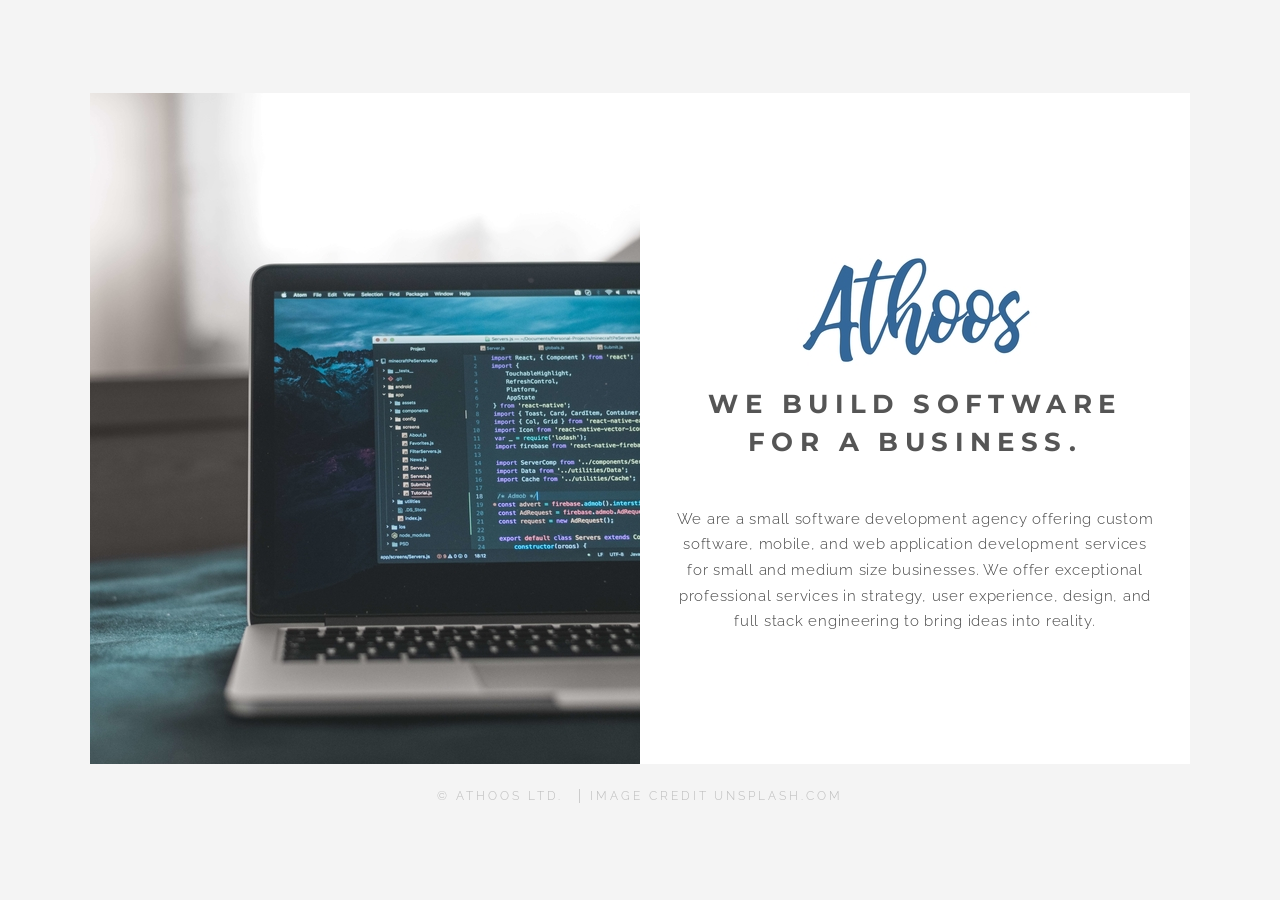
<file: index.html>
<!DOCTYPE html>
<!--
	Indivisible by Pixelarity
	pixelarity.com | hello@pixelarity.com
	License: pixelarity.com/license
-->
<html>
  <head>
    <title>Athoos | Software Development Agency</title>
    <meta charset="utf-8" />
    <meta
      name="viewport"
      content="width=device-width, initial-scale=1, user-scalable=no"
    />
    <link rel="stylesheet" href="assets/css/main.css" />
    <script async defer data-domain="athoos.co.uk" src="https://plausible.io/js/plausible.js"></script>
  </head>
  <body>
    <!-- Wrapper -->
    <div id="wrapper">
      <!-- Home -->
      <article id="home" class="panel special">
        <div class="image">
          <img
            src="images/home-sidebar.jpg"
            alt="Computer screen"
            data-position="center center"
          />
        </div>
        <div class="content">
          <div class="inner">
            <header>
              <img
                src="images/athoos-logo.jpg"
                alt="Athoos Ltd Logo"
                data-position="center center"
              />
              <h2>
                We build software for a business.
              </h2>
            </header>
            <p>
              We are a small software development agency offering custom
              software, mobile, and web application development services for
              small and medium size businesses. We offer exceptional
              professional services in strategy, user experience, design, and
              full stack engineering to bring ideas into reality.
            </p>
          </div>
        </div>
      </article>

      <!-- Footer -->
      <footer id="footer">
        <p class="copyright">
          &copy; Athoos Ltd.
          <span class="text-muted">Image credit unsplash.com</span>
        </p>
      </footer>
    </div>
  </body>
</html>
</file>
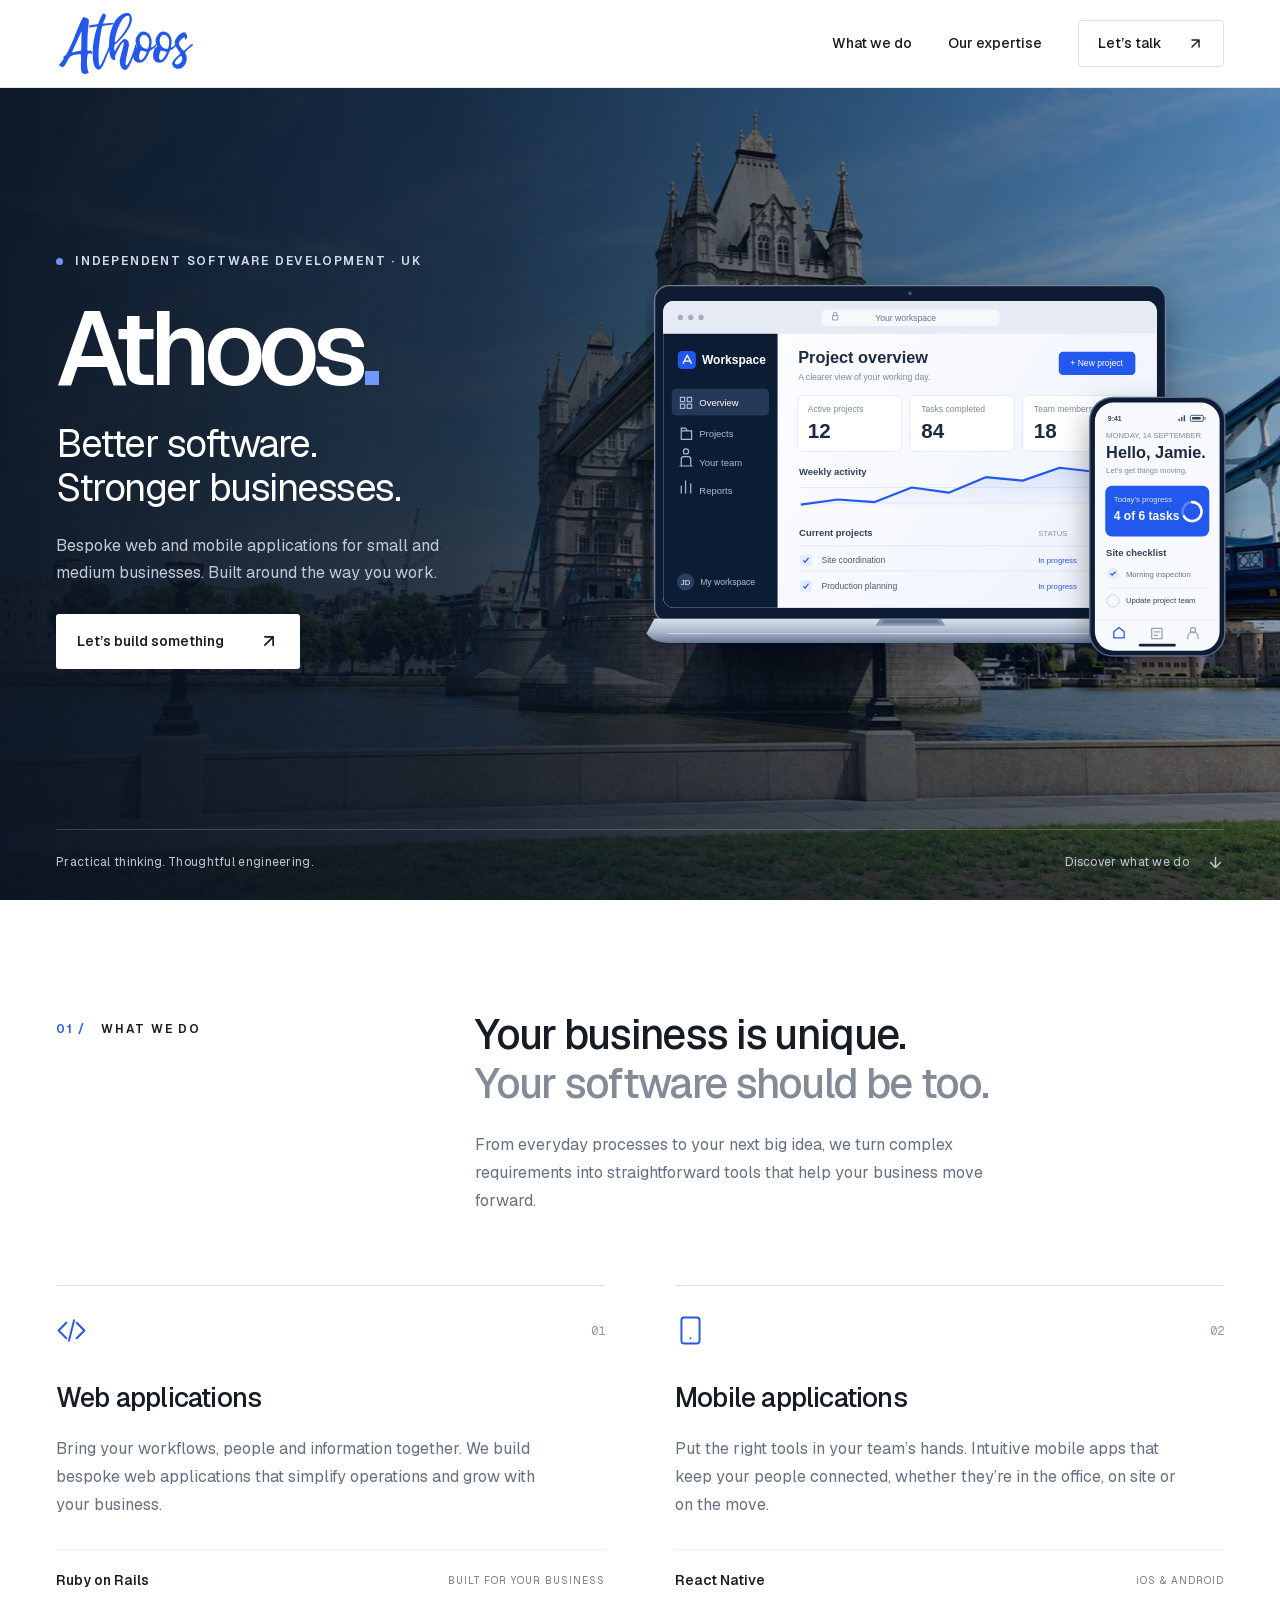
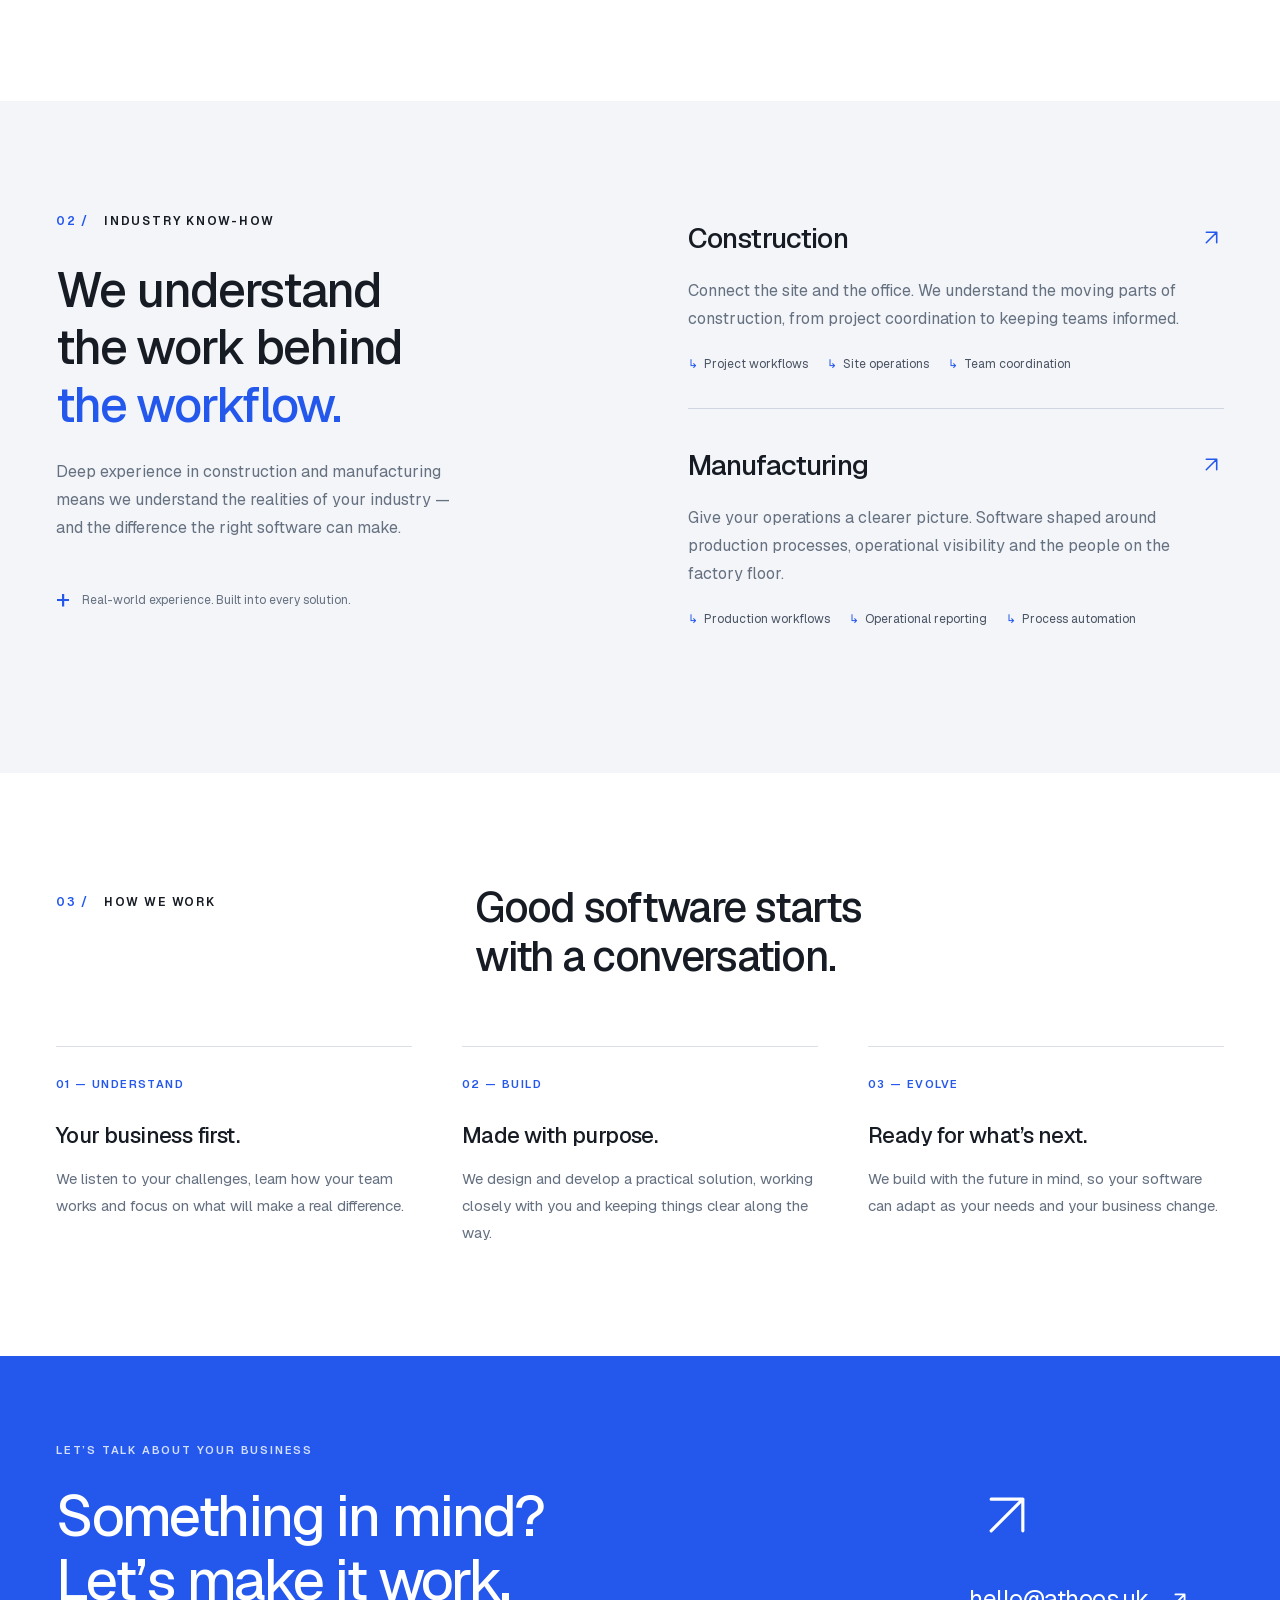
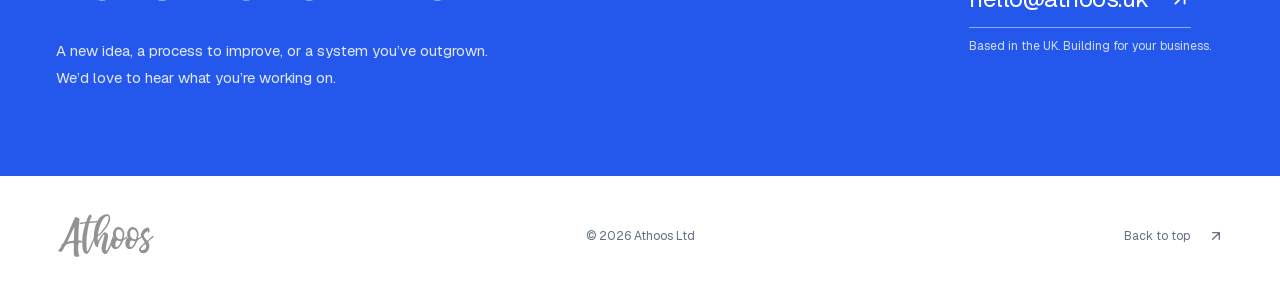
<file: public/index.html>
<!doctype html>
<html lang="en-GB">
<head>
  <meta charset="utf-8">
  <meta name="viewport" content="width=device-width, initial-scale=1">
  <title>Athoos Ltd — Bespoke Web &amp; Mobile Development</title>
  <meta name="description" content="UK-based software development for small and medium businesses. Ruby on Rails web applications and React Native mobile apps, with deep experience in construction and manufacturing.">
  <link rel="icon" href="icon.svg?v=2" type="image/svg+xml">
  <link rel="manifest" href="site.webmanifest">
  <link rel="apple-touch-icon" sizes="180x180" href="icons/apple-touch-icon.png">
  <meta name="theme-color" content="#2458ed">
  <meta name="apple-mobile-web-app-title" content="Athoos">
  <link rel="preload" href="fonts/geist.woff2" as="font" type="font/woff2" crossorigin>
  <link rel="stylesheet" href="styles.css">
</head>
<body>
      <a class="skip-link" href="#main">
        Skip to content
      </a>
      <header class="header">
        <div class="header-inner">
          <a class="brand" href="#home" aria-label="Athoos Ltd home"><span class="brand-logo"><img class="brand-image" src="athoos.svg" alt="Athoos" width="541" height="259"></span></a>
          <nav aria-label="Main navigation">
            <a href="#services">What we do</a>
            <a href="#industries">Our expertise</a>
            <a class="nav-contact" href="#contact">
              Let’s talk <svg xmlns="http://www.w3.org/2000/svg" width="17" height="17" viewBox="0 0 24 24" fill="none" stroke="currentColor" stroke-width="2" stroke-linecap="round" stroke-linejoin="round" aria-hidden="true"><path d="M7 17 17 7M7 7h10v10"/></svg>
            </a>
          </nav>
        </div>
      </header>
      <main id="main">
        <section class="hero" id="home" aria-labelledby="hero-title">
          <img class="hero-image" src="hero-tower-bridge.webp" alt="" width="1672" height="941" fetchpriority="high">
          <div class="hero-shade" ></div>
          <div class="hero-content wrap">
            <p class="eyebrow hero-intro">
              <span class="status-dot" ></span> INDEPENDENT SOFTWARE DEVELOPMENT ·
              UK
            </p>
            <h1 id="hero-title">
              Athoos<span>.</span>
            </h1>
            <h2>
              Better software.
              <br />
              Stronger businesses.
            </h2>
            <p class="hero-description">
              Bespoke web and mobile applications for small and medium
              businesses. Built around the way you work.
            </p>
            <a class="button button-light" href="#contact">
              Let’s build something <svg xmlns="http://www.w3.org/2000/svg" width="20" height="20" viewBox="0 0 24 24" fill="none" stroke="currentColor" stroke-width="2" stroke-linecap="round" stroke-linejoin="round" aria-hidden="true"><path d="M7 17 17 7M7 7h10v10"/></svg>
            </a>
          </div>
          <div class="hero-visual">
            <img src="software-illustration.svg" width="700" height="490" alt="Illustrative laptop displaying a project management web application, with a companion mobile checklist app." decoding="async">
          </div>
          <div class="hero-bottom wrap">
            <span>Practical thinking. Thoughtful engineering.</span>
            <a href="#services">
              Discover what we do <svg xmlns="http://www.w3.org/2000/svg" width="17" height="17" viewBox="0 0 24 24" fill="none" stroke="currentColor" stroke-width="2" stroke-linecap="round" stroke-linejoin="round" aria-hidden="true"><path d="M12 5v14m-7-7 7 7 7-7"/></svg>
            </a>
          </div>
        </section>

        <section
          class="services section wrap"
          id="services"
          aria-labelledby="services-title"
        >
          <div class="section-heading">
            <p class="eyebrow">
              <span class="section-number">01 /</span> WHAT WE DO
            </p>
            <div>
              <h2 id="services-title">
                Your business is unique.
                <br />
                <span class="muted">Your software should be too.</span>
              </h2>
              <p>
                From everyday processes to your next big idea, we turn complex
                requirements into straightforward tools that help your business
                move forward.
              </p>
            </div>
          </div>
          <div class="service-grid">
            <article class="service">
              <div class="service-top">
                <svg xmlns="http://www.w3.org/2000/svg" width="31" height="31" viewBox="0 0 24 24" fill="none" stroke="currentColor" stroke-width="1.5" stroke-linecap="round" stroke-linejoin="round" aria-hidden="true"><path d="m16 18 6-6-6-6M8 6l-6 6 6 6m6-14-4 16"/></svg>
                <span>01</span>
              </div>
              <h3>Web applications</h3>
              <p>
                Bring your workflows, people and information together. We build
                bespoke web applications that simplify operations and grow with
                your business.
              </p>
              <div class="service-footer">
                <span>Ruby on Rails</span>
                <span>BUILT FOR YOUR BUSINESS</span>
              </div>
            </article>
            <article class="service">
              <div class="service-top">
                <svg xmlns="http://www.w3.org/2000/svg" width="31" height="31" viewBox="0 0 24 24" fill="none" stroke="currentColor" stroke-width="1.5" stroke-linecap="round" stroke-linejoin="round" aria-hidden="true"><rect x="5" y="2" width="14" height="20" rx="2"/><path d="M12 18h.01"/></svg>
                <span>02</span>
              </div>
              <h3>Mobile applications</h3>
              <p>
                Put the right tools in your team’s hands. Intuitive mobile apps
                that keep your people connected, whether they’re in the office,
                on site or on the move.
              </p>
              <div class="service-footer">
                <span>React Native</span>
                <span>iOS &amp; ANDROID</span>
              </div>
            </article>
          </div>
        </section>

        <section
          class="industries section"
          id="industries"
          aria-labelledby="industries-title"
        >
          <div class="wrap industry-layout">
            <div class="industry-intro">
              <p class="eyebrow">
                <span class="section-number">02 /</span> INDUSTRY KNOW-HOW
              </p>
              <h2 id="industries-title">
                We understand
                <br />
                the work behind
                <br />
                <span>the workflow.</span>
              </h2>
              <p>
                Deep experience in construction and manufacturing means we
                understand the realities of your industry — and the difference
                the right software can make.
              </p>
              <div class="industry-caption">
                <span class="small-cross">+</span> Real-world experience.
                Built into every solution.
              </div>
            </div>
            <div class="industry-list">
              <article>
                <div class="industry-title">
                  <h3>Construction</h3>
                  <svg xmlns="http://www.w3.org/2000/svg" width="25" height="25" viewBox="0 0 24 24" fill="none" stroke="currentColor" stroke-width="1.5" stroke-linecap="round" stroke-linejoin="round" aria-hidden="true"><path d="M7 7h10v10M7 17 17 7"/></svg>
                </div>
                <p>
                  Connect the site and the office. We understand the moving
                  parts of construction, from project coordination to keeping
                  teams informed.
                </p>
                <ul aria-label="Construction software examples">
                  <li>Project workflows</li>
                  <li>Site operations</li>
                  <li>Team coordination</li>
                </ul>
              </article>
              <article>
                <div class="industry-title">
                  <h3>Manufacturing</h3>
                  <svg xmlns="http://www.w3.org/2000/svg" width="25" height="25" viewBox="0 0 24 24" fill="none" stroke="currentColor" stroke-width="1.5" stroke-linecap="round" stroke-linejoin="round" aria-hidden="true"><path d="M7 7h10v10M7 17 17 7"/></svg>
                </div>
                <p>
                  Give your operations a clearer picture. Software shaped around
                  production processes, operational visibility and the people on
                  the factory floor.
                </p>
                <ul aria-label="Manufacturing software examples">
                  <li>Production workflows</li>
                  <li>Operational reporting</li>
                  <li>Process automation</li>
                </ul>
              </article>
            </div>
          </div>
        </section>

        <section
          class="approach section wrap"
          aria-labelledby="approach-title"
        >
          <div class="section-heading">
            <p class="eyebrow">
              <span class="section-number">03 /</span> HOW WE WORK
            </p>
            <h2 id="approach-title">
              Good software starts
              <br />
              with a conversation.
            </h2>
          </div>
          <div class="steps">
            <article>
              <span>01 — UNDERSTAND</span>
              <h3>Your business first.</h3>
              <p>
                We listen to your challenges, learn how your team works and
                focus on what will make a real difference.
              </p>
            </article>
            <article>
              <span>02 — BUILD</span>
              <h3>Made with purpose.</h3>
              <p>
                We design and develop a practical solution, working closely with
                you and keeping things clear along the way.
              </p>
            </article>
            <article>
              <span>03 — EVOLVE</span>
              <h3>Ready for what’s next.</h3>
              <p>
                We build with the future in mind, so your software can adapt as
                your needs and your business change.
              </p>
            </article>
          </div>
        </section>

        <section
          class="contact"
          id="contact"
          aria-labelledby="contact-title"
        >
          <div class="wrap contact-inner">
            <div>
              <p class="eyebrow">LET’S TALK ABOUT YOUR BUSINESS</p>
              <h2 id="contact-title">
                Something in mind?
                <br />
                Let’s make it work.
              </h2>
              <p>
                A new idea, a process to improve, or a system you’ve outgrown.
                <br class="desktop-break" /> We’d love to hear what you’re
                working on.
              </p>
            </div>
            <div class="contact-action">
              <svg class="contact-arrow" xmlns="http://www.w3.org/2000/svg" width="76" height="76" viewBox="0 0 24 24" fill="none" stroke="currentColor" stroke-width="1" stroke-linecap="round" stroke-linejoin="round" aria-hidden="true"><path d="M7 17 17 7M7 7h10v10"/></svg>
              <a class="email-link" href="mailto:hello@athoos.uk">
                hello@athoos.uk <svg xmlns="http://www.w3.org/2000/svg" width="22" height="22" viewBox="0 0 24 24" fill="none" stroke="currentColor" stroke-width="2" stroke-linecap="round" stroke-linejoin="round" aria-hidden="true"><path d="M7 17 17 7M7 7h10v10"/></svg>
              </a>
              <span>Based in the UK. Building for your business.</span>
            </div>
          </div>
        </section>
      </main>
      <footer class="footer wrap">
        <a class="brand brand-footer" href="#home" aria-label="Athoos Ltd home"><span class="brand-logo"><img class="brand-image" src="athoos.svg" alt="Athoos" width="541" height="259"></span></a>
        <p>© 2026 Athoos Ltd</p>
        <a href="#home">
          Back to top <svg xmlns="http://www.w3.org/2000/svg" width="16" height="16" viewBox="0 0 24 24" fill="none" stroke="currentColor" stroke-width="2" stroke-linecap="round" stroke-linejoin="round" aria-hidden="true"><path d="M7 17 17 7M7 7h10v10"/></svg>
        </a>
      </footer>
    
</body>
</html>
</file>
<file: assets/css/main.css>
@import url("https://fonts.googleapis.com/css?family=Raleway|Montserrat:700");

/*
	Indivisible by Pixelarity
	pixelarity.com | hello@pixelarity.com
	License: pixelarity.com/license
*/

html,
body,
div,
span,
applet,
object,
iframe,
h1,
h2,
h3,
h4,
h5,
h6,
p,
blockquote,
pre,
a,
abbr,
acronym,
address,
big,
cite,
code,
del,
dfn,
em,
img,
ins,
kbd,
q,
s,
samp,
small,
strike,
strong,
sub,
sup,
tt,
var,
b,
u,
i,
center,
dl,
dt,
dd,
ol,
ul,
li,
fieldset,
form,
label,
legend,
table,
caption,
tbody,
tfoot,
thead,
tr,
th,
td,
article,
aside,
canvas,
details,
embed,
figure,
figcaption,
footer,
header,
hgroup,
menu,
nav,
output,
ruby,
section,
summary,
time,
mark,
audio,
video {
  margin: 0;
  padding: 0;
  border: 0;
  font-size: 100%;
  font: inherit;
  vertical-align: baseline;
}

article,
aside,
details,
figcaption,
figure,
footer,
header,
hgroup,
menu,
nav,
section {
  display: block;
}

body {
  line-height: 1;
}

ol,
ul {
  list-style: none;
}

blockquote,
q {
  quotes: none;
}

blockquote:before,
blockquote:after,
q:before,
q:after {
  content: "";
  content: none;
}

table {
  border-collapse: collapse;
  border-spacing: 0;
}

body {
  -webkit-text-size-adjust: none;
}

mark {
  background-color: transparent;
  color: inherit;
}

input::-moz-focus-inner {
  border: 0;
  padding: 0;
}

input,
select,
textarea {
  -moz-appearance: none;
  -webkit-appearance: none;
  -ms-appearance: none;
  appearance: none;
}

/* Basic */

@-ms-viewport {
  width: device-width;
}

@media screen and (max-width: 480px) {
  html,
  body {
    min-width: 320px;
  }
}

html {
  box-sizing: border-box;
}

*,
*:before,
*:after {
  box-sizing: inherit;
}

body {
  background: #f4f4f4;
}

body.is-preload-0 *,
body.is-preload-0 *:before,
body.is-preload-0 *:after {
  -moz-animation: none !important;
  -webkit-animation: none !important;
  -ms-animation: none !important;
  animation: none !important;
  -moz-transition: none !important;
  -webkit-transition: none !important;
  -ms-transition: none !important;
  transition: none !important;
}

/* Type */

body,
input,
select,
textarea {
  color: #444;
  font-family: "Raleway", Helvetica, sans-serif;
  font-size: 14pt;
  font-weight: 300;
  line-height: 1.75;
  letter-spacing: 0.05em;
}

@media screen and (max-width: 1680px) {
  body,
  input,
  select,
  textarea {
    font-size: 11pt;
  }
}

@media screen and (max-width: 360px) {
  body,
  input,
  select,
  textarea {
    font-size: 10pt;
  }
}

a {
  -moz-transition: color 0.2s ease, border-bottom-color 0.2s ease;
  -webkit-transition: color 0.2s ease, border-bottom-color 0.2s ease;
  -ms-transition: color 0.2s ease, border-bottom-color 0.2s ease;
  transition: color 0.2s ease, border-bottom-color 0.2s ease;
  text-decoration: none;
  border-bottom: dotted 1px;
  color: inherit;
}

a:hover {
  color: #49c8ff !important;
  border-bottom-color: transparent;
}

strong,
b {
  color: #555;
  font-weight: 500;
}

em,
i {
  font-style: italic;
}

p {
  margin: 0 0 2em 0;
}

h1,
h2,
h3,
h4,
h5,
h6 {
  color: #555;
  font-family: "Montserrat", sans-serif;
  font-weight: 700;
  line-height: 1.5;
  margin: 0 0 1em 0;
  text-transform: uppercase;
  letter-spacing: 0.25em;
}

h1 a,
h2 a,
h3 a,
h4 a,
h5 a,
h6 a {
  color: inherit;
  text-decoration: none;
}

h1 {
  font-size: 2em;
}

h2 {
  font-size: 1.75em;
}

h3 {
  font-size: 1.25em;
}

h4 {
  font-size: 1em;
}

h5 {
  font-size: 0.9em;
}

h6 {
  font-size: 0.7em;
}

@media screen and (max-width: 736px) {
  h1 {
    font-size: 1.5em;
  }

  h2 {
    font-size: 1.25em;
  }
}

sub {
  font-size: 0.8em;
  position: relative;
  top: 0.5em;
}

sup {
  font-size: 0.8em;
  position: relative;
  top: -0.5em;
}

blockquote {
  border-left: solid 4px #cccccc;
  font-style: italic;
  margin: 0 0 2em 0;
  padding: 0.5em 0 0.5em 2em;
}

code {
  background: rgba(144, 144, 144, 0.075);
  border-radius: 8px;
  border: solid 1px #cccccc;
  font-family: "Courier New", monospace;
  font-size: 0.9em;
  margin: 0 0.25em;
  padding: 0.25em 0.65em;
}

pre {
  -webkit-overflow-scrolling: touch;
  font-family: "Courier New", monospace;
  font-size: 0.9em;
  margin: 0 0 2em 0;
}

pre code {
  display: block;
  line-height: 1.75;
  padding: 1em 1.5em;
  overflow-x: auto;
}

hr {
  border: 0;
  border-bottom: solid 1px #cccccc;
  margin: 2em 0;
}

hr.major {
  margin: 3em 0;
}

.align-left {
  text-align: left;
}

.align-center {
  text-align: center;
}

.align-right {
  text-align: right;
}

/* Section/Article */

section.special,
article.special {
  text-align: center;
}

header {
  margin: 3em 0;
}

header > :first-child {
  margin-bottom: 0;
}

header > :first-child:after {
  content: "";
  display: block;
  background-color: #cccccc;
  height: 1px;
  margin: 1.5rem 0 1.75rem 0;
  width: 5rem;
}

.special header > :first-child:after {
  margin-left: auto;
  margin-right: auto;
}

header p {
  font-size: 0.9em;
  letter-spacing: 0.25em;
  margin-bottom: 0;
  text-transform: uppercase;
}

@media screen and (max-width: 736px) {
  header {
    margin: 2em 0;
  }

  header > :first-child:after {
    margin: 1.25rem 0 1.5rem 0;
  }

  header p {
    font-size: 0.8em;
  }

  header p br {
    display: none;
  }
}

/* Form */

form {
  margin: 0 0 2em 0;
}

form > :last-child {
  margin-bottom: 0;
}

form > .fields {
  display: -moz-flex;
  display: -webkit-flex;
  display: -ms-flex;
  display: flex;
  -moz-flex-wrap: wrap;
  -webkit-flex-wrap: wrap;
  -ms-flex-wrap: wrap;
  flex-wrap: wrap;
  width: calc(100% + 3em);
  margin: -1.5em 0 2em -1.5em;
}

form > .fields > .field {
  -moz-flex-grow: 0;
  -webkit-flex-grow: 0;
  -ms-flex-grow: 0;
  flex-grow: 0;
  -moz-flex-shrink: 0;
  -webkit-flex-shrink: 0;
  -ms-flex-shrink: 0;
  flex-shrink: 0;
  padding: 1.5em 0 0 1.5em;
  width: calc(100% - 1.5em);
}

form > .fields > .field.half {
  width: calc(50% - 0.75em);
}

form > .fields > .field.third {
  width: calc(100% / 3 - 0.5em);
}

form > .fields > .field.quarter {
  width: calc(25% - 0.375em);
}

@media screen and (max-width: 480px) {
  form > .fields {
    width: calc(100% + 3em);
    margin: -1.5em 0 2em -1.5em;
  }

  form > .fields > .field {
    padding: 1.5em 0 0 1.5em;
    width: calc(100% - 1.5em);
  }

  form > .fields > .field.half {
    width: calc(100% - 1.5em);
  }

  form > .fields > .field.third {
    width: calc(100% - 1.5em);
  }

  form > .fields > .field.quarter {
    width: calc(100% - 1.5em);
  }
}

label {
  color: #555;
  display: block;
  font-size: 0.8em;
  font-weight: 500;
  margin: 0 0 1em 0;
  text-transform: uppercase;
  letter-spacing: 0.25em;
}

input[type="text"],
input[type="password"],
input[type="email"],
input[type="tel"],
input[type="search"],
input[type="url"],
select,
textarea {
  -moz-appearance: none;
  -webkit-appearance: none;
  -ms-appearance: none;
  appearance: none;
  background: rgba(144, 144, 144, 0.075);
  border-radius: 8px;
  border: none;
  border: solid 1px #cccccc;
  color: inherit;
  display: block;
  outline: 0;
  padding: 0 1em;
  text-decoration: none;
  width: 100%;
}

input[type="text"]:invalid,
input[type="password"]:invalid,
input[type="email"]:invalid,
input[type="tel"]:invalid,
input[type="search"]:invalid,
input[type="url"]:invalid,
select:invalid,
textarea:invalid {
  box-shadow: none;
}

input[type="text"]:focus,
input[type="password"]:focus,
input[type="email"]:focus,
input[type="tel"]:focus,
input[type="search"]:focus,
input[type="url"]:focus,
select:focus,
textarea:focus {
  border-color: #49c8ff;
  box-shadow: 0 0 0 1px #49c8ff;
}

select {
  background-image: url("data:image/svg+xml;charset=utf8,%3Csvg xmlns='http://www.w3.org/2000/svg' width='40' height='40' preserveAspectRatio='none' viewBox='0 0 40 40'%3E%3Cpath d='M9.4,12.3l10.4,10.4l10.4-10.4c0.2-0.2,0.5-0.4,0.9-0.4c0.3,0,0.6,0.1,0.9,0.4l3.3,3.3c0.2,0.2,0.4,0.5,0.4,0.9 c0,0.4-0.1,0.6-0.4,0.9L20.7,31.9c-0.2,0.2-0.5,0.4-0.9,0.4c-0.3,0-0.6-0.1-0.9-0.4L4.3,17.3c-0.2-0.2-0.4-0.5-0.4-0.9 c0-0.4,0.1-0.6,0.4-0.9l3.3-3.3c0.2-0.2,0.5-0.4,0.9-0.4S9.1,12.1,9.4,12.3z' fill='%23cccccc' /%3E%3C/svg%3E");
  background-size: 1.25rem;
  background-repeat: no-repeat;
  background-position: calc(100% - 1rem) center;
  height: 2.75em;
  padding-right: 2.75em;
  text-overflow: ellipsis;
}

select:focus::-ms-value {
  background-color: transparent;
}

select::-ms-expand {
  display: none;
}

select option {
  color: #555;
  background: #f4f4f4;
}

input[type="text"],
input[type="password"],
input[type="email"],
input[type="tel"],
input[type="search"],
input[type="url"],
select {
  height: 2.75em;
}

textarea {
  padding: 0.75em 1em;
}

input[type="checkbox"],
input[type="radio"] {
  -moz-appearance: none;
  -webkit-appearance: none;
  -ms-appearance: none;
  appearance: none;
  display: block;
  float: left;
  margin-right: -2em;
  opacity: 0;
  width: 1em;
  z-index: -1;
}

input[type="checkbox"] + label,
input[type="radio"] + label {
  text-decoration: none;
  color: #444;
  cursor: pointer;
  display: inline-block;
  font-size: 0.8em;
  font-weight: 300;
  margin: 0 0 0.5em 0;
  padding-left: 2.9em;
  padding-right: 0.75em;
  position: relative;
}

input[type="checkbox"] + label:before,
input[type="radio"] + label:before {
  -moz-osx-font-smoothing: grayscale;
  -webkit-font-smoothing: antialiased;
  display: inline-block;
  font-style: normal;
  font-variant: normal;
  text-rendering: auto;
  line-height: 1;
  text-transform: none !important;
  font-family: "Font Awesome 5 Free";
  font-weight: 900;
}

input[type="checkbox"] + label:before,
input[type="radio"] + label:before {
  background: rgba(144, 144, 144, 0.075);
  border-radius: 8px;
  border: solid 1px #cccccc;
  content: "";
  display: inline-block;
  height: 1.65em;
  left: 0;
  line-height: 1.58125em;
  position: absolute;
  text-align: center;
  top: 0;
  width: 1.65em;
  font-size: 1em;
  letter-spacing: 0;
}

input[type="checkbox"]:checked + label:before,
input[type="radio"]:checked + label:before {
  background: #555;
  border-color: #555;
  color: #ffffff;
  content: "\f00c";
}

input[type="checkbox"]:focus + label:before,
input[type="radio"]:focus + label:before {
  border-color: #49c8ff;
  box-shadow: 0 0 0 1px #49c8ff;
}

input[type="checkbox"] + label:before {
  border-radius: 4px;
}

input[type="radio"] + label:before {
  border-radius: 100%;
}

::-webkit-input-placeholder {
  color: #bbb !important;
  opacity: 1;
}

:-moz-placeholder {
  color: #bbb !important;
  opacity: 1;
}

::-moz-placeholder {
  color: #bbb !important;
  opacity: 1;
}

:-ms-input-placeholder {
  color: #bbb !important;
  opacity: 1;
}

.formerize-placeholder {
  color: #bbb !important;
  opacity: 1;
}

/* Box */

.box {
  border-radius: 8px;
  border: solid 1px #cccccc;
  margin-bottom: 2em;
  padding: 1.5em;
}

.box > :last-child,
.box > :last-child > :last-child,
.box > :last-child > :last-child > :last-child {
  margin-bottom: 0;
}

.box.alt {
  border: 0;
  border-radius: 0;
  padding: 0;
}

/* Icon */

.icon {
  text-decoration: none;
  border-bottom: none;
  position: relative;
}

.icon:before {
  -moz-osx-font-smoothing: grayscale;
  -webkit-font-smoothing: antialiased;
  display: inline-block;
  font-style: normal;
  font-variant: normal;
  text-rendering: auto;
  line-height: 1;
  text-transform: none !important;
  font-family: "Font Awesome 5 Free";
  font-weight: 400;
}

.icon.solid:before {
  font-weight: 900;
}

.icon.brands:before {
  font-family: "Font Awesome 5 Brands";
}

.icon > .label {
  display: none;
}

/* Image */

.image {
  border-radius: 8px;
  border: 0;
  display: inline-block;
  position: relative;
}

.image img {
  border-radius: 8px;
  display: block;
}

.image.left,
.image.right {
  max-width: 40%;
}

.image.left img,
.image.right img {
  width: 100%;
}

.image.left {
  float: left;
  padding: 0 1.5em 1em 0;
  top: 0.25em;
}

.image.right {
  float: right;
  padding: 0 0 1em 1.5em;
  top: 0.25em;
}

.image.fit {
  display: block;
  margin: 0 0 2em 0;
  width: 100%;
}

.image.fit img {
  width: 100%;
}

.image.main {
  display: block;
  margin: 0 0 3em 0;
  width: 100%;
}

.image.main img {
  width: 100%;
}

/* List */

ol {
  list-style: decimal;
  margin: 0 0 2em 0;
  padding-left: 1.25em;
}

ol li {
  padding-left: 0.25em;
}

ul {
  list-style: disc;
  margin: 0 0 2em 0;
  padding-left: 1em;
}

ul li {
  padding-left: 0.5em;
}

ul.alt {
  list-style: none;
  padding-left: 0;
}

ul.alt li {
  border-top: solid 1px #cccccc;
  padding: 0.5em 0;
}

ul.alt li:first-child {
  border-top: 0;
  padding-top: 0;
}

dl {
  margin: 0 0 2em 0;
}

dl dt {
  display: block;
  font-weight: 500;
  margin: 0 0 1em 0;
}

dl dd {
  margin-left: 2em;
}

/* Actions */

ul.actions {
  cursor: default;
  list-style: none;
  margin-left: -1em;
  margin-top: -1em;
  padding-left: 0;
}

ul.actions li {
  display: inline-block;
  margin: 1em 0 0 1em;
  padding-left: 0;
  vertical-align: middle;
}

ul.actions li:last-child {
  padding-right: 0;
}

ul.actions.stacked {
  margin-top: 0;
  margin-left: 0;
}

ul.actions.stacked li {
  display: block;
  margin: 0;
  padding: 1.5em 0 0 0;
  position: relative;
}

ul.actions.stacked li:first-child {
  padding-top: 0;
}

ul.actions.stacked li > * {
  margin-bottom: 0;
}

ul.actions.stacked li > .button {
  min-width: 15em;
}

ul.actions.stacked.special li:after {
  background-color: #cccccc;
  content: "";
  display: block;
  height: 1.5em;
  left: 50%;
  position: absolute;
  top: 100%;
  width: 1px;
}

ul.actions.stacked.special li:last-child:after {
  display: none;
}

@media screen and (max-width: 736px) {
  ul.actions.stacked.special li {
    padding: 1em 0 0 0;
  }

  ul.actions.stacked.special li:after {
    height: 1em;
  }
}

ul.actions.animated.spinY li {
  -moz-perspective: 1000px;
  -webkit-perspective: 1000px;
  -ms-perspective: 1000px;
  perspective: 1000px;
}

ul.actions.animated.spinY li a {
  -moz-transition: background-color 0.2s ease, box-shadow 0.2s ease,
    color 0.2s ease, -moz-transform 0.5s ease-in;
  -webkit-transition: background-color 0.2s ease, box-shadow 0.2s ease,
    color 0.2s ease, -webkit-transform 0.5s ease-in;
  -ms-transition: background-color 0.2s ease, box-shadow 0.2s ease,
    color 0.2s ease, -ms-transform 0.5s ease-in;
  transition: background-color 0.2s ease, box-shadow 0.2s ease, color 0.2s ease,
    transform 0.5s ease-in;
}

ul.actions.animated.spinY li a.active {
  -moz-transform: rotateY(480deg);
  -webkit-transform: rotateY(480deg);
  -ms-transform: rotateY(480deg);
  transform: rotateY(480deg);
}

ul.actions.animated.spinX li {
  -moz-perspective: 1000px;
  -webkit-perspective: 1000px;
  -ms-perspective: 1000px;
  perspective: 1000px;
}

ul.actions.animated.spinX li a {
  -moz-transition: background-color 0.2s ease, box-shadow 0.2s ease,
    color 0.2s ease, -moz-transform 0.5s ease-in;
  -webkit-transition: background-color 0.2s ease, box-shadow 0.2s ease,
    color 0.2s ease, -webkit-transform 0.5s ease-in;
  -ms-transition: background-color 0.2s ease, box-shadow 0.2s ease,
    color 0.2s ease, -ms-transform 0.5s ease-in;
  transition: background-color 0.2s ease, box-shadow 0.2s ease, color 0.2s ease,
    transform 0.5s ease-in;
}

ul.actions.animated.spinX li a.active {
  -moz-transform: rotateX(480deg);
  -webkit-transform: rotateX(480deg);
  -ms-transform: rotateX(480deg);
  transform: rotateX(480deg);
}

/* Icons */

ul.icons {
  cursor: default;
  list-style: none;
  padding-left: 0;
}

ul.icons li {
  display: inline-block;
  padding-left: 0;
}

ul.icons li .icon {
  display: inline-block;
  width: 2.5em;
  height: 2.5em;
  line-height: 2.5em;
  text-align: center;
}

ul.icons li .icon:before {
  font-size: 1.25rem;
}

/* Table */

.table-wrapper {
  -webkit-overflow-scrolling: touch;
  overflow-x: auto;
}

table {
  margin: 0 0 2em 0;
  width: 100%;
}

table tbody tr {
  border: solid 1px #cccccc;
  border-left: 0;
  border-right: 0;
}

table tbody tr:nth-child(2n + 1) {
  background-color: rgba(144, 144, 144, 0.075);
}

table td {
  padding: 0.75em 0.75em;
}

table th {
  color: #555;
  font-size: 0.9em;
  font-weight: 500;
  padding: 0 0.75em 0.75em 0.75em;
  text-align: left;
}

table thead {
  border-bottom: solid 2px #cccccc;
}

table tfoot {
  border-top: solid 2px #cccccc;
}

table.alt {
  border-collapse: separate;
}

table.alt tbody tr td {
  border: solid 1px #cccccc;
  border-left-width: 0;
  border-top-width: 0;
}

table.alt tbody tr td:first-child {
  border-left-width: 1px;
}

table.alt tbody tr:first-child td {
  border-top-width: 1px;
}

table.alt thead {
  border-bottom: 0;
}

table.alt tfoot {
  border-top: 0;
}

/* Button */

input[type="submit"],
input[type="reset"],
input[type="button"],
button,
.button {
  -moz-appearance: none;
  -webkit-appearance: none;
  -ms-appearance: none;
  appearance: none;
  -moz-transition: background-color 0.2s ease, box-shadow 0.2s ease,
    color 0.2s ease;
  -webkit-transition: background-color 0.2s ease, box-shadow 0.2s ease,
    color 0.2s ease;
  -ms-transition: background-color 0.2s ease, box-shadow 0.2s ease,
    color 0.2s ease;
  transition: background-color 0.2s ease, box-shadow 0.2s ease, color 0.2s ease;
  -webkit-tap-highlight-color: rgba(255, 255, 255, 0);
  background-color: transparent;
  border-radius: 8px;
  border: 0;
  box-shadow: inset 0 0 0 1px #cccccc;
  color: #555 !important;
  cursor: pointer;
  display: inline-block;
  font-size: 0.8em;
  font-weight: 500;
  height: 3.5em;
  letter-spacing: 0.25em;
  line-height: 3.5em;
  padding: 0 2em;
  position: relative;
  text-align: center;
  text-decoration: none;
  text-transform: uppercase;
  white-space: nowrap;
}

input[type="submit"].icon:before,
input[type="reset"].icon:before,
input[type="button"].icon:before,
button.icon:before,
.button.icon:before {
  margin-right: 0.5em;
}

input[type="submit"].back,
input[type="reset"].back,
input[type="button"].back,
button.back,
.button.back {
  padding-left: 4.75em;
}

input[type="submit"].back:before,
input[type="reset"].back:before,
input[type="button"].back:before,
button.back:before,
.button.back:before {
  -moz-transition: opacity 0.2s ease;
  -webkit-transition: opacity 0.2s ease;
  -ms-transition: opacity 0.2s ease;
  transition: opacity 0.2s ease;
  background-image: url("data:image/svg+xml;charset=utf8,%3Csvg xmlns='http://www.w3.org/2000/svg' xmlns:xlink='http://www.w3.org/1999/xlink' width='112px' height='96px' viewBox='0 0 112 96' zoomAndPan='disable'%3E%3Cstyle%3Eline %7B stroke: %23cccccc%3B stroke-width: 4px %7D%3C/style%3E%3Cline x1='0' y1='46' x2='112' y2='46' /%3E%3Cline x1='24' y1='22' x2='0' y2='46' /%3E%3Cline x1='24' y1='70' x2='0' y2='46' /%3E%3C/svg%3E");
  background-position: center;
  background-repeat: no-repeat;
  background-size: contain;
  content: "";
  display: inline-block;
  height: inherit;
  left: 2em;
  opacity: 1;
  position: absolute;
  top: 0;
  vertical-align: middle;
  width: 2em;
}

input[type="submit"].back:after,
input[type="reset"].back:after,
input[type="button"].back:after,
button.back:after,
.button.back:after {
  -moz-transition: opacity 0.2s ease;
  -webkit-transition: opacity 0.2s ease;
  -ms-transition: opacity 0.2s ease;
  transition: opacity 0.2s ease;
  background-image: url("data:image/svg+xml;charset=utf8,%3Csvg xmlns='http://www.w3.org/2000/svg' xmlns:xlink='http://www.w3.org/1999/xlink' width='112px' height='96px' viewBox='0 0 112 96' zoomAndPan='disable'%3E%3Cstyle%3Eline %7B stroke: %2349c8ff%3B stroke-width: 4px %7D%3C/style%3E%3Cline x1='0' y1='46' x2='112' y2='46' /%3E%3Cline x1='24' y1='22' x2='0' y2='46' /%3E%3Cline x1='24' y1='70' x2='0' y2='46' /%3E%3C/svg%3E");
  background-position: center;
  background-repeat: no-repeat;
  background-size: contain;
  content: "";
  display: inline-block;
  height: inherit;
  left: 2em;
  opacity: 0;
  position: absolute;
  top: 0;
  vertical-align: middle;
  width: 2em;
}

input[type="submit"].back:hover:before,
input[type="submit"].back.active:before,
input[type="reset"].back:hover:before,
input[type="reset"].back.active:before,
input[type="button"].back:hover:before,
input[type="button"].back.active:before,
button.back:hover:before,
button.back.active:before,
.button.back:hover:before,
.button.back.active:before {
  opacity: 0;
}

input[type="submit"].back:hover:after,
input[type="submit"].back.active:after,
input[type="reset"].back:hover:after,
input[type="reset"].back.active:after,
input[type="button"].back:hover:after,
input[type="button"].back.active:after,
button.back:hover:after,
button.back.active:after,
.button.back:hover:after,
.button.back.active:after {
  opacity: 1;
}

input[type="submit"].fit,
input[type="reset"].fit,
input[type="button"].fit,
button.fit,
.button.fit {
  width: 100%;
}

input[type="submit"].small,
input[type="reset"].small,
input[type="button"].small,
button.small,
.button.small {
  font-size: 0.7em;
}

input[type="submit"].large,
input[type="reset"].large,
input[type="button"].large,
button.large,
.button.large {
  font-size: 1em;
}

input[type="submit"]:hover,
input[type="submit"].active,
input[type="reset"]:hover,
input[type="reset"].active,
input[type="button"]:hover,
input[type="button"].active,
button:hover,
button.active,
.button:hover,
.button.active {
  box-shadow: inset 0 0 0 1px #49c8ff;
  color: #49c8ff !important;
}

input[type="submit"]:active,
input[type="submit"].active,
input[type="reset"]:active,
input[type="reset"].active,
input[type="button"]:active,
input[type="button"].active,
button:active,
button.active,
.button:active,
.button.active {
  background-color: rgba(73, 200, 255, 0.05);
}

input[type="submit"].primary,
input[type="reset"].primary,
input[type="button"].primary,
button.primary,
.button.primary {
  box-shadow: none;
  background-color: #555;
  color: #f4f4f4 !important;
}

input[type="submit"].primary:hover,
input[type="reset"].primary:hover,
input[type="button"].primary:hover,
button.primary:hover,
.button.primary:hover {
  background-color: #49c8ff;
}

input[type="submit"].primary:active,
input[type="reset"].primary:active,
input[type="button"].primary:active,
button.primary:active,
.button.primary:active {
  background-color: #16b9ff;
}

input[type="submit"].disabled,
input[type="submit"]:disabled,
input[type="reset"].disabled,
input[type="reset"]:disabled,
input[type="button"].disabled,
input[type="button"]:disabled,
button.disabled,
button:disabled,
.button.disabled,
.button:disabled {
  pointer-events: none;
  cursor: default;
  opacity: 0.25;
}

/* Wrapper */

#wrapper {
  display: -moz-flex;
  display: -webkit-flex;
  display: -ms-flex;
  display: flex;
  -moz-align-items: center;
  -webkit-align-items: center;
  -ms-align-items: center;
  align-items: center;
  -moz-flex-direction: column;
  -webkit-flex-direction: column;
  -ms-flex-direction: column;
  flex-direction: column;
  -moz-justify-content: center;
  -webkit-justify-content: center;
  -ms-justify-content: center;
  justify-content: center;
  -moz-perspective: 1000px;
  -webkit-perspective: 1000px;
  -ms-perspective: 1000px;
  perspective: 1000px;
  min-height: 100vh;
  padding: 3em;
  width: 100%;
}

@media screen and (max-width: 1280px) {
  #wrapper {
    padding: 1.5em;
  }
}

@media screen and (max-width: 980px) {
  #wrapper {
    padding: 2em;
  }
}

@media screen and (max-width: 736px) {
  #wrapper {
    padding: 1em;
  }
}

/* Panel */

.panel {
  display: -moz-flex;
  display: -webkit-flex;
  display: -ms-flex;
  display: flex;
  -moz-align-items: -moz-stretch;
  -webkit-align-items: -webkit-stretch;
  -ms-align-items: -ms-stretch;
  align-items: stretch;
  -moz-justify-content: center;
  -webkit-justify-content: center;
  -ms-justify-content: center;
  justify-content: center;
  -moz-transition: opacity 0.5s ease, -moz-transform 0.5s ease;
  -webkit-transition: opacity 0.5s ease, -webkit-transform 0.5s ease;
  -ms-transition: opacity 0.5s ease, -ms-transform 0.5s ease;
  transition: opacity 0.5s ease, transform 0.5s ease;
  max-width: calc(100vw - 6em);
  width: 86em;
}

.panel > .image {
  -moz-transition: -moz-transform 0.5s ease;
  -webkit-transition: -webkit-transform 0.5s ease;
  -ms-transition: -ms-transform 0.5s ease;
  transition: transform 0.5s ease;
  background-color: #777;
  background-position: center;
  background-repeat: no-repeat;
  background-size: cover;
  border-radius: 0;
  min-height: 50em;
  width: 50%;
  z-index: 1;
}

.panel > .image img {
  border-radius: 0;
  display: block;
  height: 100%;
  object-fit: cover;
  object-position: center;
  width: 100%;
}

.panel > .content {
  display: -moz-flex;
  display: -webkit-flex;
  display: -ms-flex;
  display: flex;
  -moz-flex-direction: column;
  -webkit-flex-direction: column;
  -ms-flex-direction: column;
  flex-direction: column;
  -moz-justify-content: center;
  -webkit-justify-content: center;
  -ms-justify-content: center;
  justify-content: center;
  -moz-transition: -moz-transform 0.5s ease;
  -webkit-transition: -webkit-transform 0.5s ease;
  -ms-transition: -ms-transform 0.5s ease;
  transition: transform 0.5s ease;
  background-color: #ffffff;
  padding: 3em;
  width: 50%;
}

.panel.inactive {
  opacity: 0;
}

.panel.inactive > .image {
  -moz-transform: translateY(1em);
  -webkit-transform: translateY(1em);
  -ms-transform: translateY(1em);
  transform: translateY(1em);
}

.panel.inactive > .content {
  -moz-transform: translateY(-1em);
  -webkit-transform: translateY(-1em);
  -ms-transform: translateY(-1em);
  transform: translateY(-1em);
}

.panel.special {
  text-align: center;
}

.panel.special > .content > .inner > :nth-child(n + 2):nth-last-child(n + 2) {
  margin: 3em 0;
}

.panel.special.inactive {
  -moz-transform: translateZ(-2em);
  -webkit-transform: translateZ(-2em);
  -ms-transform: translateZ(-2em);
  transform: translateZ(-2em);
}

.panel.special.inactive > .image {
  -moz-transform: none;
  -webkit-transform: none;
  -ms-transform: none;
  transform: none;
}

.panel.special.inactive > .content {
  -moz-transform: none;
  -webkit-transform: none;
  -ms-transform: none;
  transform: none;
}

.panel.secondary > .content {
  -moz-justify-content: space-between;
  -webkit-justify-content: space-between;
  -ms-justify-content: space-between;
  justify-content: space-between;
}

.panel.secondary > .content > .actions {
  margin-bottom: 0;
}

.panel.secondary > .content:after {
  content: "";
  display: block;
  width: 100%;
}

@media screen and (max-width: 1680px) {
  .panel {
    width: 75em;
  }

  .panel > .image {
    min-height: 45em;
  }
}

@media screen and (max-width: 1280px) {
  .panel {
    max-width: calc(100vw - 3em);
  }

  .panel > .image {
    min-height: 35em;
  }

  .panel > .content {
    padding: 3em 2.5em;
  }
}

@media screen and (max-width: 980px) {
  .panel {
    -moz-flex-direction: column;
    -webkit-flex-direction: column;
    -ms-flex-direction: column;
    flex-direction: column;
  }

  .panel > .image {
    min-height: 60vh;
    width: 100%;
  }

  .panel > .content {
    display: block;
    padding: 3em;
    width: 100%;
  }

  .panel > .content:after {
    display: none;
  }

  .panel.inactive > .image {
    -moz-transform: translateX(1em);
    -webkit-transform: translateX(1em);
    -ms-transform: translateX(1em);
    transform: translateX(1em);
  }

  .panel.inactive > .content {
    -moz-transform: translateX(-1em);
    -webkit-transform: translateX(-1em);
    -ms-transform: translateX(-1em);
    transform: translateX(-1em);
  }
}

@media screen and (max-width: 736px) {
  .panel {
    max-width: calc(100vw - 2em);
    width: 30em;
  }

  .panel > .image {
    min-height: 18em;
    max-height: 30vh;
  }

  .panel > .content {
    padding: 2em;
  }

  .panel.special > .content > .inner > :nth-child(n + 2):nth-last-child(n + 2) {
    margin: 2em 0;
  }
}

@media screen and (max-width: 480px) {
  .panel > .content {
    padding: 2em 1.5em;
  }
}

@media screen and (max-width: 360px) {
  .panel > .image {
    min-height: 15em;
  }
}

body.is-preload-0 .panel {
  opacity: 0;
}

body.is-preload-0 .panel > .image {
  -moz-transform: translateX(4em);
  -webkit-transform: translateX(4em);
  -ms-transform: translateX(4em);
  transform: translateX(4em);
}

body.is-preload-0 .panel > .content {
  -moz-transform: translateX(-4em);
  -webkit-transform: translateX(-4em);
  -ms-transform: translateX(-4em);
  transform: translateX(-4em);
}

@media screen and (max-width: 980px) {
  body.is-preload-0 .panel {
    -moz-transform: translateZ(-2em);
    -webkit-transform: translateZ(-2em);
    -ms-transform: translateZ(-2em);
    transform: translateZ(-2em);
  }

  body.is-preload-0 .panel > .image {
    -moz-transform: none;
    -webkit-transform: none;
    -ms-transform: none;
    transform: none;
  }

  body.is-preload-0 .panel > .content {
    -moz-transform: none;
    -webkit-transform: none;
    -ms-transform: none;
    transform: none;
  }
}

body.is-preload-1 .panel {
  -moz-transition: opacity 2s ease, -moz-transform 0.5s ease;
  -webkit-transition: opacity 2s ease, -webkit-transform 0.5s ease;
  -ms-transition: opacity 2s ease, -ms-transform 0.5s ease;
  transition: opacity 2s ease, transform 0.5s ease;
}

body.is-preload-1 .panel > .image {
  -moz-transition: -moz-transform 1s ease;
  -webkit-transition: -webkit-transform 1s ease;
  -ms-transition: -ms-transform 1s ease;
  transition: transform 1s ease;
}

body.is-preload-1 .panel > .content {
  -moz-transition: -moz-transform 1s ease;
  -webkit-transition: -webkit-transform 1s ease;
  -ms-transition: -ms-transform 1s ease;
  transition: transform 1s ease;
}

/* Footer */

#footer {
  -moz-transition: opacity 0.5s ease;
  -webkit-transition: opacity 0.5s ease;
  -ms-transition: opacity 0.5s ease;
  transition: opacity 0.5s ease;
  margin: 3em 0 0 0;
  opacity: 1;
  text-align: center;
}

#footer .copyright {
  color: #bbb;
  font-size: 0.8em;
  letter-spacing: 0.25em;
  margin-bottom: 0;
  text-transform: uppercase;
}

#footer.inactive {
  opacity: 0;
}

@media screen and (max-width: 1680px) {
  #footer {
    margin: 2em 0 0 0;
  }
}

@media screen and (max-width: 1280px) {
  #footer {
    margin: 1.5em 0 0 0;
  }
}

body.is-preload-0 #footer {
  opacity: 0;
}

.text-muted {
  border-left: 1px solid #ccc;
  padding-left: 10px;
  margin-left: 10px;
}
</file>
<file: public/styles.css>
@font-face {
  font-family: 'Geist';
  src: url('fonts/geist.woff2') format('woff2');
  font-style: normal;
  font-weight: 100 900;
  font-display: swap;
}
@font-face {
  font-family: 'Geist Mono';
  src: url('fonts/geist-mono.woff2') format('woff2');
  font-style: normal;
  font-weight: 100 900;
  font-display: swap;
}
/* Small browser reset; no CSS framework required. */
html { line-height: 1.5; -webkit-text-size-adjust: 100%; }
h1, h2, h3 { font-size: inherit; font-weight: inherit; }
img, svg { display: block; vertical-align: middle; }
img { max-width: 100%; height: auto; }

:root {
  --font-geist-sans: 'Geist';
  --font-geist-mono: 'Geist Mono';
  --ink: #161b24;
  --blue: #2458ed;
  --muted: #657080;
  --line: #dce0e6;
  --paper: #fff;
  --font-sans: var(--font-geist-sans);
}
* {
  box-sizing: border-box;
}
html {
  scroll-behavior: smooth;
  scroll-padding-top: 90px;
}
body {
  margin: 0;
  background: var(--paper);
  color: var(--ink);
  font-family: var(--font-geist-sans), Arial, Helvetica, sans-serif;
  -webkit-font-smoothing: antialiased;
}
a {
  color: inherit;
  text-decoration: none;
}
button,
a {
  -webkit-tap-highlight-color: transparent;
}
a:focus-visible {
  outline: 3px solid #6489ff;
  outline-offset: 6px;
}
::selection {
  background: #cbd7ff;
  color: #141a26;
}
h1,
h2,
h3,
p {
  margin: 0;
}
svg {
  flex-shrink: 0;
}
.wrap,
.header-inner {
  width: min(1280px, calc(100% - 112px));
  margin-inline: auto;
}
.header {
  height: 88px;
  background: #fff;
  position: sticky;
  top: 0;
  z-index: 30;
  border-bottom: 1px solid #e8eaed;
}
.header-inner {
  height: 100%;
  display: flex;
  align-items: center;
  justify-content: space-between;
}
.brand {
  display: inline-flex;
  align-items: center;
  flex-shrink: 0;
}
.brand-logo {
  display: block;
  width: 140px;
}
.brand-image {
  display: block;
  width: 100%;
  height: auto;
}

nav {
  display: flex;
  gap: 36px;
  align-items: center;
  font-size: 14px;
  font-weight: 500;
}
nav > a {
  transition: color 0.2s;
}
nav > a:hover {
  color: var(--blue);
}
.nav-contact {
  display: flex;
  align-items: center;
  gap: 25px;
  border: 1px solid var(--line);
  padding: 12px 19px;
  border-radius: 4px;
}
.hero {
  isolation: isolate;
  position: relative;
  background: #101b2a;
  color: #fff;
  min-height: 690px;
  height: calc(100svh - 88px);
  max-height: 900px;
  display: flex;
  align-items: center;
  overflow: hidden;
}
.hero-image,
.hero-shade {
  position: absolute;
  inset: 0;
  width: 100%;
  height: 100%;
  z-index: -2;
}
.hero-image {
  object-fit: cover;
  object-position: 65% top;
  filter: saturate(0.85) brightness(0.9);
  transform-origin: 65% top;
  animation: hero-drift 4.8s cubic-bezier(0.2, 0.6, 0.3, 1) both;
}
.hero-shade {
  z-index: -1;
  background:
    linear-gradient(
      90deg,
      rgba(10, 20, 34, 0.96) 0%,
      rgba(10, 20, 34, 0.8) 36%,
      rgba(10, 20, 34, 0.2) 100%
    ),
    linear-gradient(0deg, rgba(10, 20, 34, 0.6), transparent 40%);
}
.hero-content {
  padding-block: 42px 110px;
}
.eyebrow {
  font-size: 12px;
  font-weight: 600;
  letter-spacing: 1.8px;
  line-height: 1.7;
}
.hero-intro {
  display: flex;
  align-items: center;
  gap: 12px;
  color: #d3dcea;
  animation: enter 0.7s 0.05s both;
}
.status-dot {
  width: 7px;
  height: 7px;
  background: #7094ff;
  border-radius: 50%;
  flex-shrink: 0;
}
.hero h1 {
  font-size: clamp(75px, 8.1vw, 122px);
  font-weight: 550;
  line-height: 1.12;
  letter-spacing: -7px;
  margin: 20px 0 13px;
  animation: enter 0.7s 0.12s both;
}
.hero h1 span {
  color: #7296ff;
}
.hero h2 {
  font-size: clamp(31px, 3vw, 44px);
  font-weight: 400;
  line-height: 1.16;
  letter-spacing: -1.5px;
  animation: enter 0.7s 0.2s both;
}
.hero-description {
  font-size: 16px;
  line-height: 1.7;
  max-width: 415px;
  color: #c3cbd7;
  margin-top: 22px;
  animation: enter 0.7s 0.28s both;
}
.button {
  display: inline-flex;
  align-items: center;
  gap: 35px;
  font-size: 14px;
  font-weight: 550;
  padding: 17px 21px;
  border-radius: 3px;
  transition:
    background 0.2s,
    transform 0.2s;
}
.button-light {
  background: #fff;
  color: var(--ink);
  margin-top: 28px;
  animation: enter 0.7s 0.36s both;
}
.button:hover {
  background: #e5ecff;
  transform: translateY(-2px);
}
.button svg,
.nav-contact svg {
  transition: transform 0.2s;
}
.button:hover svg,
.nav-contact:hover svg {
  transform: translate(2px, -2px);
}
.hero-bottom {
  position: absolute;
  bottom: 29px;
  left: 0;
  right: 0;
  padding-top: 23px;
  border-top: 1px solid #ffffff30;
  display: flex;
  align-items: center;
  justify-content: space-between;
  font-size: 12px;
  color: #c0c9d6;
  letter-spacing: 0.3px;
}
.hero-bottom a {
  display: flex;
  align-items: center;
  gap: 18px;
}
.section {
  padding-block: 110px;
}
.section-heading {
  display: grid;
  grid-template-columns: 1fr 2fr;
  gap: 45px;
  align-items: start;
}
.section-heading .eyebrow {
  padding-top: 9px;
}
.section-number {
  color: var(--blue);
  margin-right: 10px;
}
.section h2 {
  font-size: clamp(30px, 3.25vw, 46px);
  letter-spacing: -1.7px;
  line-height: 1.18;
  font-weight: 500;
}
.muted {
  color: #838b97;
}
.section-heading p:not(.eyebrow) {
  font-size: 16px;
  line-height: 1.75;
  max-width: 570px;
  color: var(--muted);
  margin-top: 23px;
}
.service-grid {
  display: grid;
  grid-template-columns: 1fr 1fr;
  gap: 70px;
  margin-top: 70px;
}
.service {
  border-top: 1px solid var(--line);
  padding-top: 29px;
}
.service-top {
  display: flex;
  justify-content: space-between;
  align-items: center;
  color: var(--blue);
  margin-bottom: 32px;
}
.service-top > span {
  color: #8e96a2;
  font-size: 12px;
  font-family: var(--font-geist-mono), monospace;
}
.service h3 {
  font-weight: 500;
  font-size: 27px;
  letter-spacing: -0.8px;
  margin-bottom: 16px;
}
.service > p {
  font-size: 16px;
  line-height: 1.75;
  color: var(--muted);
  max-width: 510px;
}
.service-footer {
  display: flex;
  align-items: center;
  justify-content: space-between;
  margin-top: 30px;
  padding-top: 20px;
  border-top: 1px solid #edf0f3;
  gap: 16px;
}
.service-footer > span:first-child {
  font-size: 14px;
  font-weight: 550;
}
.service-footer > span:last-child {
  font-size: 10px;
  letter-spacing: 1px;
  color: #737e8c;
}
.industries {
  background: #f3f5f8;
}
.industry-layout {
  display: grid;
  grid-template-columns: 1fr 1fr;
  gap: 95px;
}
.industry-intro h2 {
  margin: 30px 0 25px;
  font-size: clamp(36px, 3.8vw, 54px);
}
.industry-intro h2 span {
  color: var(--blue);
}
.industry-intro > p:not(.eyebrow) {
  color: var(--muted);
  font-size: 16px;
  line-height: 1.75;
  max-width: 405px;
}
.industry-caption {
  display: flex;
  align-items: center;
  gap: 12px;
  font-size: 12px;
  color: var(--muted);
  margin-top: 39px;
}
.small-cross {
  font-size: 25px;
  color: var(--blue);
}
.industry-list article {
  padding: 35px 0;
  border-top: 1px solid #cfd6e0;
}
.industry-list article:first-child {
  padding-top: 6px;
  border-top: none;
}
.industry-title {
  display: flex;
  align-items: center;
  justify-content: space-between;
  margin-bottom: 18px;
}
.industry-title svg {
  color: var(--blue);
}
.industry-title h3 {
  font-size: 28px;
  font-weight: 500;
  letter-spacing: -0.8px;
}
.industry-list p {
  font-size: 16px;
  color: var(--muted);
  line-height: 1.75;
}
.industry-list ul {
  display: flex;
  flex-wrap: wrap;
  gap: 9px 19px;
  list-style: none;
  padding: 0;
  margin: 22px 0 0;
  font-size: 12px;
  color: #495363;
}
.industry-list li:before {
  content: '↳';
  color: var(--blue);
  margin-right: 6px;
}
.steps {
  display: grid;
  grid-template-columns: repeat(3, 1fr);
  gap: 50px;
  margin-top: 65px;
}
.steps article {
  padding-top: 24px;
  border-top: 1px solid var(--line);
}
.steps article > span {
  font-size: 11px;
  letter-spacing: 1.4px;
  color: var(--blue);
  font-weight: 600;
}
.steps h3 {
  font-size: 22px;
  font-weight: 500;
  letter-spacing: -0.6px;
  margin: 24px 0 13px;
}
.steps p {
  font-size: 15px;
  line-height: 1.8;
  color: var(--muted);
}
.contact {
  background: var(--blue);
  color: white;
  padding-block: 85px;
}
.contact-inner {
  display: flex;
  justify-content: space-between;
  gap: 60px;
  align-items: center;
}
.contact .eyebrow {
  font-size: 11px;
  color: #d3dfff;
}
.contact h2 {
  font-size: clamp(35px, 4.5vw, 62px);
  line-height: 1.12;
  letter-spacing: -2px;
  font-weight: 450;
  margin: 24px 0;
}
.contact p:not(.eyebrow) {
  font-size: 15px;
  line-height: 1.8;
  color: #e1e8ff;
}
.contact-action {
  min-width: 255px;
}
.contact-arrow {
  margin-bottom: 28px;
}
.contact-action > span {
  display: block;
  color: #d3dfff;
  font-size: 12px;
  margin-top: 9px;
}
.footer {
  min-height: 120px;
  display: flex;
  align-items: center;
  justify-content: space-between;
  gap: 24px;
}
.brand-footer .brand-logo {
  width: 100px;
}
.brand-footer .brand-image {
  filter: grayscale(1);
  opacity: 0.65;
}
.footer > p,
.footer > a:last-child {
  font-size: 12px;
  color: var(--muted);
}
.footer > a:last-child {
  display: flex;
  align-items: center;
  gap: 18px;
}
.skip-link {
  position: fixed;
  top: -70px;
  left: 20px;
  padding: 12px 20px;
  background: #fff;
  color: #111;
  z-index: 99;
}
.skip-link:focus {
  top: 12px;
}
@keyframes enter {
  from {
    opacity: 0;
    transform: translateY(20px);
  }
  to {
    opacity: 1;
    transform: translateY(0);
  }
}
/* One gentle movement, then still; no continuous animation or scripts. */
@keyframes hero-drift {
  from {
    transform: scale(1.075) translateX(-0.7%);
  }
  to {
    transform: scale(1.01) translateX(0);
  }
}
@supports (animation-timeline: view()) {
  .service,
  .steps article {
    animation: enter linear both;
    animation-timeline: view();
    animation-range: entry 0% entry 22%;
  }
}
@media (min-width: 1600px) {
  .hero-content,
  .hero-bottom {
    width: min(1280px, calc(100% - 112px));
  }
}
@media (max-width: 950px) {
  .wrap,
  .header-inner {
    width: calc(100% - 64px);
  }
  .section {
    padding-block: 80px;
  }
  .section-heading {
    grid-template-columns: 1fr 2fr;
    gap: 25px;
  }
  .industry-layout {
    gap: 45px;
  }
  .service-grid {
    gap: 40px;
  }
  .steps {
    gap: 28px;
  }
  .hero {
    min-height: 650px;
  }
  .hero h1 {
    font-size: 100px;
  }
  .hero h2 {
    font-size: 38px;
  }
  .hero-image {
    object-position: 60% top;
  }
  .contact-inner {
    gap: 30px;
  }
  .contact-action {
    min-width: 210px;
  }
  .service-footer {
    align-items: flex-start;
    flex-direction: column;
    gap: 9px;
  }
}
@media (max-width: 640px) {
  html {
    scroll-padding-top: 78px;
  }
  .wrap,
  .header-inner {
    width: calc(100% - 40px);
  }
  .header {
    height: 74px;
  }
  .brand-logo {
    width: 120px;
  }
  nav {
    gap: 0;
  }
  nav > a:not(.nav-contact) {
    display: none;
  }
  .nav-contact {
    padding: 10px 13px;
    gap: 14px;
    font-size: 13px;
  }
  .hero {
    height: calc(100svh - 74px);
    min-height: 650px;
    max-height: 820px;
  }
  .hero-content {
    padding-block: 45px 100px;
  }
  .hero-intro {
    font-size: 9px;
    letter-spacing: 1px;
    gap: 8px;
  }
  .hero h1 {
    font-size: 90px;
    letter-spacing: -5px;
    margin-top: 24px;
  }
  .hero h2 {
    font-size: 35px;
    letter-spacing: -1.3px;
  }
  .hero-description {
    font-size: 15px;
    max-width: 330px;
    margin-top: 23px;
  }
  .hero-shade {
    background:
      linear-gradient(90deg, #0a1422eb, #0a142280),
      linear-gradient(0deg, #0a1422aa, transparent);
  }
  .hero-image {
    object-position: 58% top;
  }
  .hero-bottom {
    bottom: 23px;
    font-size: 11px;
  }
  .hero-bottom > span {
    max-width: 140px;
    line-height: 1.6;
  }
  .hero-bottom a {
    gap: 8px;
  }
  .button {
    font-size: 13px;
    padding: 16px 19px;
  }
  .section {
    padding-block: 65px;
  }
  .section-heading {
    grid-template-columns: 1fr;
    gap: 23px;
  }
  .section h2 {
    font-size: 31px;
    letter-spacing: -1.1px;
  }
  .eyebrow {
    font-size: 10px;
  }
  .section-heading p:not(.eyebrow) {
    font-size: 15px;
    margin-top: 20px;
  }
  .service-grid {
    grid-template-columns: 1fr;
    margin-top: 42px;
    gap: 38px;
  }
  .service-top {
    margin-bottom: 23px;
  }
  .service h3 {
    font-size: 25px;
  }
  .service > p {
    font-size: 15px;
  }
  .service-footer {
    flex-direction: row;
    align-items: center;
    gap: 10px;
    margin-top: 24px;
  }
  .service-footer > span:last-child {
    font-size: 9px;
  }
  .industry-layout {
    grid-template-columns: 1fr;
    gap: 40px;
  }
  .industry-intro h2 {
    font-size: 40px;
    margin-top: 22px;
  }
  .industry-intro > p:not(.eyebrow),
  .industry-list p {
    font-size: 15px;
  }
  .industry-caption {
    margin-top: 22px;
    font-size: 11px;
  }
  .industry-title h3 {
    font-size: 25px;
  }
  .industry-list article:last-child {
    padding-bottom: 0;
  }
  .steps {
    grid-template-columns: 1fr;
    gap: 30px;
    margin-top: 36px;
  }
  .steps h3 {
    margin-top: 15px;
  }
  .steps p {
    max-width: 390px;
  }
  .contact {
    padding-block: 60px;
  }
  .contact-inner {
    display: block;
  }
  .contact h2 {
    font-size: 40px;
    letter-spacing: -1.4px;
  }
  .contact-action {
    margin-top: 30px;
    min-width: 0;
  }
  .contact-arrow {
    width: 42px;
    height: 42px;
    margin-bottom: 12px;
  }
  .desktop-break {
    display: none;
  }
  .footer {
    flex-wrap: wrap;
    padding-block: 28px;
    gap: 22px;
  }
  .footer .brand {
    width: 100%;
  }
  .footer > p {
    font-size: 11px;
  }
  .footer > a:last-child {
    margin-left: auto;
    font-size: 11px;
  }
}
@media (prefers-reduced-motion: reduce) {
  html {
    scroll-behavior: auto;
  }
  *,
  *:before,
  *:after {
    animation: none !important;
    transition: none !important;
  }
}

.email-link {
  display: flex;
  align-items: center;
  gap: 20px;
  width: fit-content;
  font-size: 24px;
  letter-spacing: -0.5px;
  border-bottom: 1px solid #ffffff80;
  padding-bottom: 10px;
  transition: border-color 0.2s;
}
.email-link:hover {
  border-color: #fff;
}
.email-link svg {
  transition: transform 0.2s;
}
.email-link:hover svg {
  transform: translate(2px, -2px);
}

/* Lightweight vector product illustration layered over the photograph. */
.hero-visual {
  position: absolute;
  width: min(47vw, 660px);
  right: max(32px, calc((100% - 1320px) / 2));
  top: 50%;
  transform: translateY(-55%);
  pointer-events: none;
}
.hero-visual img {
  width: 100%;
  height: auto;
  animation: mockup-enter 1.1s 0.3s both;
}
@keyframes mockup-enter {
  from { opacity: 0; transform: translateY(18px); }
  to { opacity: 1; transform: translateY(0); }
}
@media (min-width: 901px) and (max-width: 1100px) {
  .hero-visual { width: 45vw; right: 14px; }
  .hero-description { max-width: 380px; }
}
@media (max-width: 900px) {
  .hero {
    flex-direction: column;
    align-items: stretch;
    height: auto;
    min-height: 0;
    max-height: none;
    padding-bottom: 106px;
  }
  .hero-content { padding-block: 48px 8px; }
  .hero-visual {
    position: relative;
    top: auto;
    right: auto;
    transform: none;
    width: min(540px, calc(100% - 32px));
    margin: 0 auto;
  }
}
@media (max-width: 640px) {
  .hero-content { padding-top: 36px; }
  .hero-visual { width: calc(100% - 20px); margin-top: 12px; }
}
</file>
